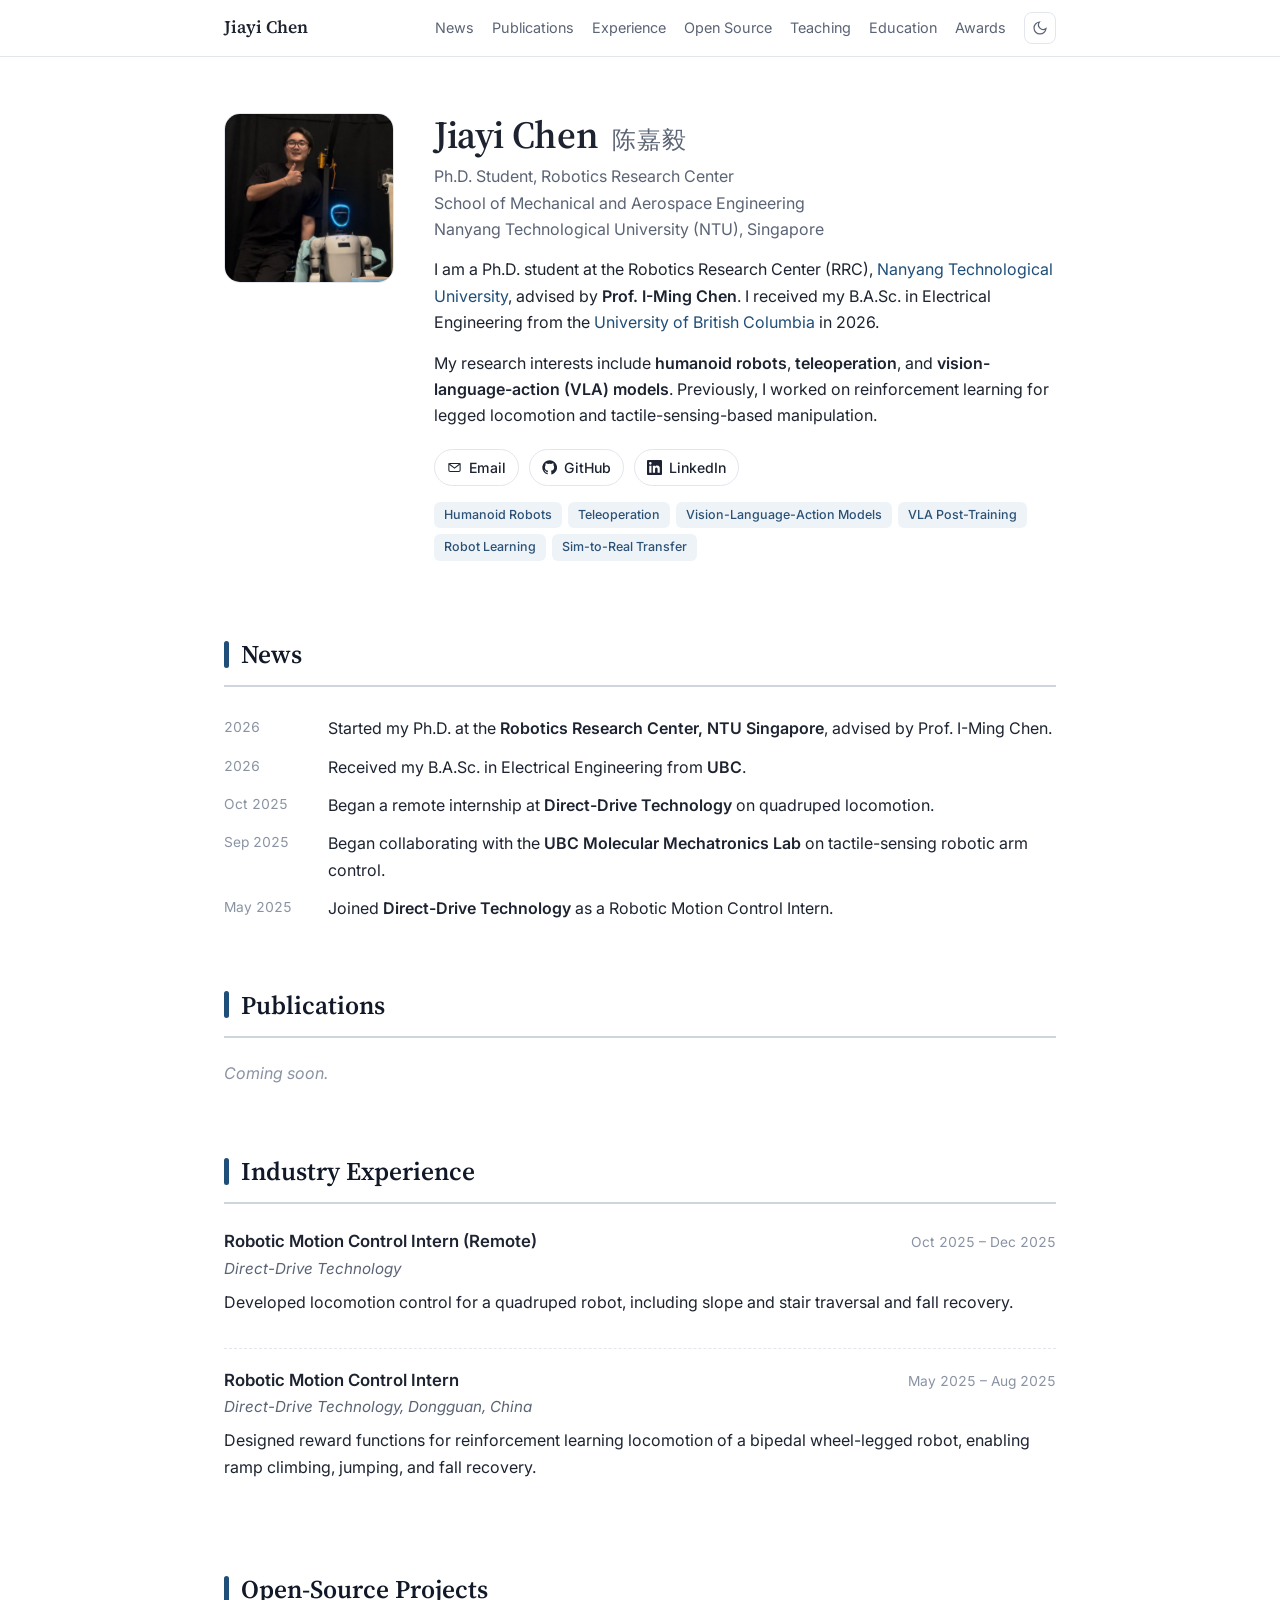
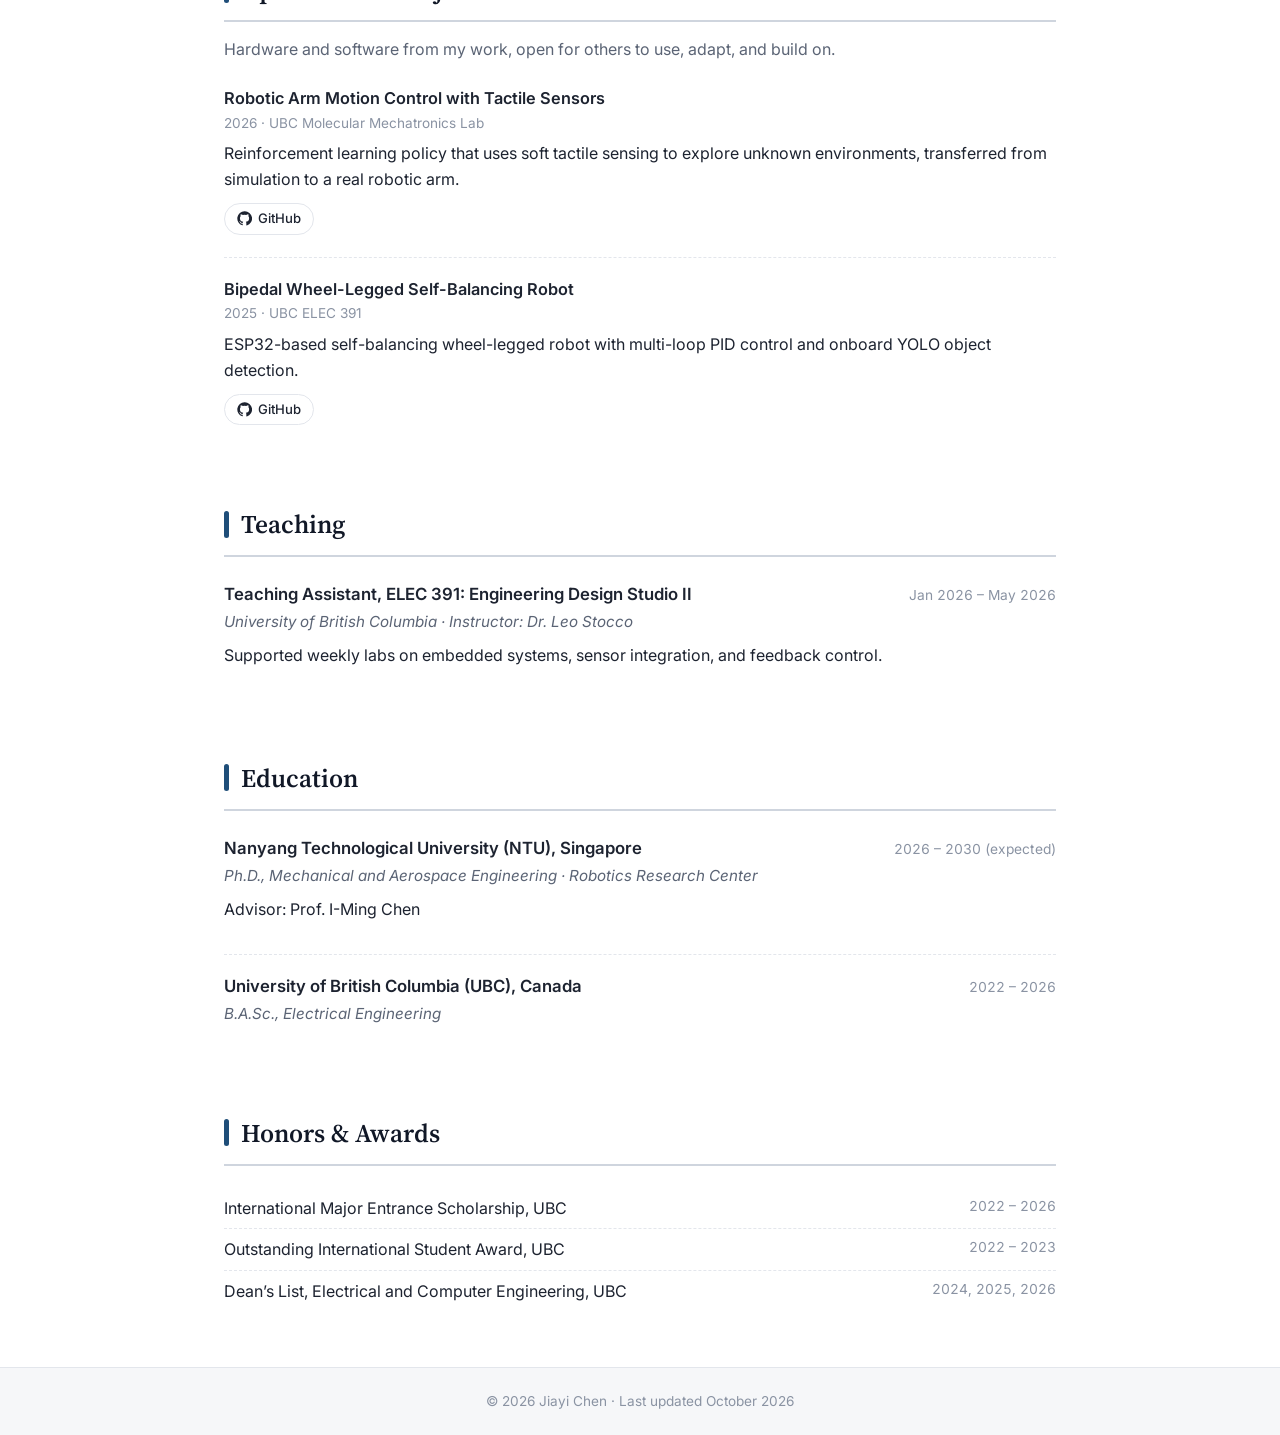
<file: index.html>
<!DOCTYPE html>
<html lang="en">
<head>
  <meta charset="utf-8">
  <meta name="viewport" content="width=device-width, initial-scale=1">
  <title>Jiayi Chen</title>
  <meta name="description" content="Jiayi Chen (陈嘉毅) — Ph.D. student at the Robotics Research Center, Nanyang Technological University (NTU), advised by Prof. I-Ming Chen. Humanoid robots, teleoperation, vision-language-action models, robot learning.">
  <meta name="author" content="Jiayi Chen">
  <meta property="og:title" content="Jiayi Chen">
  <meta property="og:description" content="Ph.D. student, Robotics Research Center, NTU Singapore. Humanoid robots, teleoperation, VLA models.">
  <meta property="og:type" content="website">
  <meta property="og:url" content="https://imnotjccc.github.io/">
  <meta property="og:image" content="https://imnotjccc.github.io/assets/profile.jpg">
  <link rel="canonical" href="https://imnotjccc.github.io/">
  <script type="application/ld+json">
  {
    "@context": "https://schema.org",
    "@type": "Person",
    "name": "Jiayi Chen",
    "alternateName": ["陈嘉毅", "imnotjccc"],
    "url": "https://imnotjccc.github.io/",
    "image": "https://imnotjccc.github.io/assets/profile.jpg",
    "jobTitle": "Ph.D. Student",
    "affiliation": {
      "@type": "Organization",
      "name": "Robotics Research Center, Nanyang Technological University",
      "url": "https://www.ntu.edu.sg/"
    },
    "alumniOf": {
      "@type": "CollegeOrUniversity",
      "name": "University of British Columbia",
      "url": "https://www.ubc.ca/"
    },
    "knowsAbout": ["Humanoid Robots", "Teleoperation", "Vision-Language-Action Models", "Robot Learning", "Reinforcement Learning", "Sim-to-Real Transfer"],
    "sameAs": [
      "https://github.com/imnotjccc",
      "https://www.linkedin.com/in/jiayi-chen-a3807a436/"
    ]
  }
  </script>
  <link rel="preconnect" href="https://fonts.googleapis.com">
  <link rel="preconnect" href="https://fonts.gstatic.com" crossorigin>
  <link href="https://fonts.googleapis.com/css2?family=Inter:wght@400;500;600&family=Source+Serif+4:opsz,wght@8..60,500;8..60,600&display=swap" rel="stylesheet">
  <link rel="stylesheet" href="assets/style.css">
  <link rel="icon" type="image/png" href="assets/favicon.png">
  <link rel="apple-touch-icon" href="assets/profile.jpg">
  <script>
    (function () {
      try {
        var t = localStorage.getItem('theme');
        if (t) document.documentElement.setAttribute('data-theme', t);
      } catch (e) {}
    })();
  </script>
</head>
<body>

<nav class="topnav" aria-label="Sections">
  <div class="nav-inner">
    <a class="brand" href="#top">Jiayi Chen</a>
    <div class="nav-links">
      <a href="#news">News</a>
      <a href="#publications">Publications</a>
      <a href="#experience">Experience</a>
      <a href="#projects">Open Source</a>
      <a href="#teaching">Teaching</a>
      <a href="#education">Education</a>
      <a href="#awards">Awards</a>
      <button id="theme-toggle" class="theme-toggle" type="button" aria-label="Toggle dark mode" title="Toggle dark mode">
        <svg class="icon-moon" viewBox="0 0 24 24" aria-hidden="true"><path d="M21 12.8A9 9 0 1 1 11.2 3a7 7 0 0 0 9.8 9.8z"/></svg>
        <svg class="icon-sun" viewBox="0 0 24 24" aria-hidden="true"><circle cx="12" cy="12" r="4.5"/><path d="M12 1.5v2.5M12 20v2.5M4.6 4.6l1.8 1.8M17.6 17.6l1.8 1.8M1.5 12H4M20 12h2.5M4.6 19.4l1.8-1.8M17.6 6.4l1.8-1.8"/></svg>
      </button>
    </div>
  </div>
</nav>

<main id="top" class="container">

  <!-- ============ PROFILE ============ -->
  <header class="profile">
    <div class="avatar-wrap">
      <img id="avatar" class="avatar" src="assets/profile.jpg" alt="Jiayi Chen with a humanoid robot" width="170" height="170">
      <div id="avatar-fallback" class="avatar avatar-fallback" aria-hidden="true">JC</div>
    </div>

    <div class="profile-text">
      <h1>Jiayi Chen <span class="name-zh">陈嘉毅</span></h1>
      <p class="role">Ph.D. Student, Robotics Research Center<br>
        School of Mechanical and Aerospace Engineering<br>
        Nanyang Technological University (NTU), Singapore</p>

      <p>
        I am a Ph.D. student at the Robotics Research Center (RRC),
        <a href="https://www.ntu.edu.sg/">Nanyang Technological University</a>, advised by
        <strong>Prof. I-Ming Chen</strong>. I received my B.A.Sc. in Electrical Engineering from the
        <a href="https://www.ubc.ca/">University of British Columbia</a> in 2026.
      </p>
      <p>
        My research interests include <strong>humanoid robots</strong>, <strong>teleoperation</strong>, and
        <strong>vision-language-action (VLA) models</strong>. Previously, I worked on reinforcement learning
        for legged locomotion and tactile-sensing-based manipulation.
      </p>

      <ul class="links" aria-label="Contact and profiles">
        <li><a href="mailto:jchen124@e.ntu.edu.sg">
          <svg viewBox="0 0 24 24" aria-hidden="true"><path d="M3 6l9 7 9-7" fill="none"/><rect x="3" y="5.5" width="18" height="13" rx="2" fill="none"/></svg>Email</a></li>
        <li><a href="https://github.com/imnotjccc">
          <svg viewBox="0 0 24 24" aria-hidden="true" class="filled"><path d="M12 .5a11.5 11.5 0 0 0-3.64 22.41c.58.1.79-.25.79-.56v-2c-3.2.7-3.88-1.37-3.88-1.37-.52-1.33-1.28-1.69-1.28-1.69-1.05-.71.08-.7.08-.7 1.16.08 1.77 1.19 1.77 1.19 1.03 1.77 2.7 1.26 3.36.96.1-.75.4-1.26.73-1.55-2.55-.29-5.24-1.28-5.24-5.68 0-1.26.45-2.28 1.19-3.09-.12-.29-.52-1.46.11-3.05 0 0 .97-.31 3.17 1.18a11 11 0 0 1 5.77 0c2.2-1.49 3.17-1.18 3.17-1.18.63 1.59.23 2.76.11 3.05.74.81 1.19 1.83 1.19 3.09 0 4.41-2.69 5.39-5.25 5.67.41.36.78 1.06.78 2.14v3.17c0 .31.21.67.8.56A11.5 11.5 0 0 0 12 .5z"/></svg>GitHub</a></li>
        <li><a href="https://www.linkedin.com/in/jiayi-chen-a3807a436/">
          <svg viewBox="0 0 24 24" aria-hidden="true" class="filled"><path d="M20.45 20.45h-3.56v-5.57c0-1.33-.02-3.04-1.85-3.04-1.85 0-2.14 1.45-2.14 2.94v5.67H9.35V9h3.41v1.56h.05c.48-.9 1.64-1.85 3.37-1.85 3.6 0 4.27 2.37 4.27 5.46v6.28zM5.34 7.43a2.06 2.06 0 1 1 0-4.13 2.06 2.06 0 0 1 0 4.13zM7.12 20.45H3.56V9h3.56v11.45zM22.22 0H1.77C.79 0 0 .77 0 1.73v20.54C0 23.23.79 24 1.77 24h20.45c.98 0 1.78-.77 1.78-1.73V1.73C24 .77 23.2 0 22.22 0z"/></svg>LinkedIn</a></li>
      </ul>

      <div class="interests" aria-label="Research interests">
        <span>Humanoid Robots</span>
        <span>Teleoperation</span>
        <span>Vision-Language-Action Models</span>
        <span>VLA Post-Training</span>
        <span>Robot Learning</span>
        <span>Sim-to-Real Transfer</span>
      </div>
    </div>
  </header>

  <!-- ============ NEWS ============ -->
  <section id="news">
    <h2>News</h2>
    <ul class="news">
      <li><span class="date">2026</span><span>Started my Ph.D. at the <strong>Robotics Research Center, NTU Singapore</strong>, advised by Prof. I-Ming Chen.</span></li>
      <li><span class="date">2026</span><span>Received my B.A.Sc. in Electrical Engineering from <strong>UBC</strong>.</span></li>
      <li><span class="date">Oct 2025</span><span>Began a remote internship at <strong>Direct-Drive Technology</strong> on quadruped locomotion.</span></li>
      <li><span class="date">Sep 2025</span><span>Began collaborating with the <strong>UBC Molecular Mechatronics Lab</strong> on tactile-sensing robotic arm control.</span></li>
      <li><span class="date">May 2025</span><span>Joined <strong>Direct-Drive Technology</strong> as a Robotic Motion Control Intern.</span></li>
    </ul>
  </section>

  <!-- ============ PUBLICATIONS ============ -->
  <section id="publications">
    <h2>Publications</h2>
    <p class="empty">Coming soon.</p>
    <!--
      HOW TO ADD A PAPER (newest first):
      1. Copy the <div class="pub-list"> block below out of this comment, keep one <article class="pub"> per paper.
      2. Delete the "Coming soon." line above.
      3. Bold yourself with <span class="me">Jiayi Chen</span>; mark equal contribution with * and keep the note line.
      4. Thumbnail is optional: remove <div class="pub-thumb"> and add class "no-thumb" to the article.
      5. Keep only the link buttons that exist (Paper / Project Page / GitHub).

    <div class="pub-list">
      <article class="pub">
        <div class="pub-thumb"><img src="assets/pubs/paper-key.jpg" alt="Paper teaser"></div>
        <div class="pub-body">
          <h3 class="pub-title">Paper Title</h3>
          <p class="pub-authors">First Author, <span class="me">Jiayi Chen</span>*, Another Author, I-Ming Chen</p>
          <p class="pub-venue">Conference or Journal Name, 2027 <span class="pub-highlight">Oral</span></p>
          <div class="entry-links">
            <a href="PAPER_URL"><svg class="stroke" viewBox="0 0 24 24" aria-hidden="true"><path d="M6 2.5h8l4 4v15H6z"/><path d="M14 2.5v4h4M9 12h6M9 16h6"/></svg>Paper</a>
            <a href="PROJECT_PAGE_URL"><svg class="stroke" viewBox="0 0 24 24" aria-hidden="true"><circle cx="12" cy="12" r="9.5"/><path d="M2.5 12h19M12 2.5c2.8 3 2.8 16 0 19M12 2.5c-2.8 3-2.8 16 0 19"/></svg>Project Page</a>
            <a href="GITHUB_REPO_URL" aria-label="GitHub repository"><svg viewBox="0 0 24 24" aria-hidden="true" class="filled"><path d="M12 .5a11.5 11.5 0 0 0-3.64 22.41c.58.1.79-.25.79-.56v-2c-3.2.7-3.88-1.37-3.88-1.37-.52-1.33-1.28-1.69-1.28-1.69-1.05-.71.08-.7.08-.7 1.16.08 1.77 1.19 1.77 1.19 1.03 1.77 2.7 1.26 3.36.96.1-.75.4-1.26.73-1.55-2.55-.29-5.24-1.28-5.24-5.68 0-1.26.45-2.28 1.19-3.09-.12-.29-.52-1.46.11-3.05 0 0 .97-.31 3.17 1.18a11 11 0 0 1 5.77 0c2.2-1.49 3.17-1.18 3.17-1.18.63 1.59.23 2.76.11 3.05.74.81 1.19 1.83 1.19 3.09 0 4.41-2.69 5.39-5.25 5.67.41.36.78 1.06.78 2.14v3.17c0 .31.21.67.8.56A11.5 11.5 0 0 0 12 .5z"/></svg>GitHub</a>
          </div>
        </div>
      </article>
    </div>
    <p class="pub-note">* Equal contribution</p>
    -->
  </section>

  <!-- ============ EXPERIENCE ============ -->
  <section id="experience">
    <h2>Industry Experience</h2>

    <article class="entry">
      <div class="entry-head">
        <h3>Robotic Motion Control Intern (Remote)</h3>
        <span class="date">Oct 2025 – Dec 2025</span>
      </div>
      <p class="org">Direct-Drive Technology</p>
      <p>
        Developed locomotion control for a quadruped robot, including slope and stair traversal and fall recovery.
      </p>
    </article>

    <article class="entry">
      <div class="entry-head">
        <h3>Robotic Motion Control Intern</h3>
        <span class="date">May 2025 – Aug 2025</span>
      </div>
      <p class="org">Direct-Drive Technology, Dongguan, China</p>
      <p>
        Designed reward functions for reinforcement learning locomotion of a bipedal wheel-legged robot,
        enabling ramp climbing, jumping, and fall recovery.
      </p>
    </article>
  </section>

  <!-- ============ PROJECTS ============ -->
  <section id="projects">
    <h2>Open-Source Projects</h2>
    <p class="section-intro">Hardware and software from my work, open for others to use, adapt, and build on.</p>

    <!--
      HOW TO ADD A PROJECT (newest first):
      1. Copy the <article class="proj"> block below; put the image in assets/projects/.
      2. Without an image: remove <div class="proj-thumb"> and add class "no-thumb" to the article.
      3. Keep only the buttons that exist (GitHub / Download / Project Page). Download can point to a GitHub release or a CAD/STL archive.

    <article class="proj">
      <div class="proj-thumb"><img src="assets/projects/project-key.jpg" alt="Project photo"></div>
      <div class="proj-body">
        <h3 class="proj-title">Project Name</h3>
        <p class="proj-meta">2027 · MIT License</p>
        <p class="proj-desc">One sentence on what it is and who it is for.</p>
        <div class="entry-links">
          <a href="GITHUB_REPO_URL" aria-label="GitHub repository"><svg viewBox="0 0 24 24" aria-hidden="true" class="filled"><path d="M12 .5a11.5 11.5 0 0 0-3.64 22.41c.58.1.79-.25.79-.56v-2c-3.2.7-3.88-1.37-3.88-1.37-.52-1.33-1.28-1.69-1.28-1.69-1.05-.71.08-.7.08-.7 1.16.08 1.77 1.19 1.77 1.19 1.03 1.77 2.7 1.26 3.36.96.1-.75.4-1.26.73-1.55-2.55-.29-5.24-1.28-5.24-5.68 0-1.26.45-2.28 1.19-3.09-.12-.29-.52-1.46.11-3.05 0 0 .97-.31 3.17 1.18a11 11 0 0 1 5.77 0c2.2-1.49 3.17-1.18 3.17-1.18.63 1.59.23 2.76.11 3.05.74.81 1.19 1.83 1.19 3.09 0 4.41-2.69 5.39-5.25 5.67.41.36.78 1.06.78 2.14v3.17c0 .31.21.67.8.56A11.5 11.5 0 0 0 12 .5z"/></svg>GitHub</a>
          <a href="DOWNLOAD_URL"><svg class="stroke" viewBox="0 0 24 24" aria-hidden="true"><path d="M12 3.5v11.5M7 10.5l5 5 5-5M4 20.5h16"/></svg>Download</a>
          <a href="PROJECT_PAGE_URL"><svg class="stroke" viewBox="0 0 24 24" aria-hidden="true"><circle cx="12" cy="12" r="9.5"/><path d="M2.5 12h19M12 2.5c2.8 3 2.8 16 0 19M12 2.5c-2.8 3-2.8 16 0 19"/></svg>Project Page</a>
        </div>
      </div>
    </article>
    -->

    <article class="proj no-thumb">
      <div class="proj-body">
        <h3 class="proj-title">Robotic Arm Motion Control with Tactile Sensors</h3>
        <p class="proj-meta">2026 · UBC Molecular Mechatronics Lab</p>
        <p class="proj-desc">Reinforcement learning policy that uses soft tactile sensing to explore unknown environments, transferred from simulation to a real robotic arm.</p>
        <div class="entry-links">
          <a href="https://github.com/imnotjccc/ELEC491" aria-label="GitHub repository"><svg viewBox="0 0 24 24" aria-hidden="true" class="filled"><path d="M12 .5a11.5 11.5 0 0 0-3.64 22.41c.58.1.79-.25.79-.56v-2c-3.2.7-3.88-1.37-3.88-1.37-.52-1.33-1.28-1.69-1.28-1.69-1.05-.71.08-.7.08-.7 1.16.08 1.77 1.19 1.77 1.19 1.03 1.77 2.7 1.26 3.36.96.1-.75.4-1.26.73-1.55-2.55-.29-5.24-1.28-5.24-5.68 0-1.26.45-2.28 1.19-3.09-.12-.29-.52-1.46.11-3.05 0 0 .97-.31 3.17 1.18a11 11 0 0 1 5.77 0c2.2-1.49 3.17-1.18 3.17-1.18.63 1.59.23 2.76.11 3.05.74.81 1.19 1.83 1.19 3.09 0 4.41-2.69 5.39-5.25 5.67.41.36.78 1.06.78 2.14v3.17c0 .31.21.67.8.56A11.5 11.5 0 0 0 12 .5z"/></svg>GitHub</a>
        </div>
      </div>
    </article>

    <article class="proj no-thumb">
      <div class="proj-body">
        <h3 class="proj-title">Bipedal Wheel-Legged Self-Balancing Robot</h3>
        <p class="proj-meta">2025 · UBC ELEC 391</p>
        <p class="proj-desc">ESP32-based self-balancing wheel-legged robot with multi-loop PID control and onboard YOLO object detection.</p>
        <div class="entry-links">
          <a href="https://github.com/imnotjccc/ELEC391_self_balancing_robot" aria-label="GitHub repository"><svg viewBox="0 0 24 24" aria-hidden="true" class="filled"><path d="M12 .5a11.5 11.5 0 0 0-3.64 22.41c.58.1.79-.25.79-.56v-2c-3.2.7-3.88-1.37-3.88-1.37-.52-1.33-1.28-1.69-1.28-1.69-1.05-.71.08-.7.08-.7 1.16.08 1.77 1.19 1.77 1.19 1.03 1.77 2.7 1.26 3.36.96.1-.75.4-1.26.73-1.55-2.55-.29-5.24-1.28-5.24-5.68 0-1.26.45-2.28 1.19-3.09-.12-.29-.52-1.46.11-3.05 0 0 .97-.31 3.17 1.18a11 11 0 0 1 5.77 0c2.2-1.49 3.17-1.18 3.17-1.18.63 1.59.23 2.76.11 3.05.74.81 1.19 1.83 1.19 3.09 0 4.41-2.69 5.39-5.25 5.67.41.36.78 1.06.78 2.14v3.17c0 .31.21.67.8.56A11.5 11.5 0 0 0 12 .5z"/></svg>GitHub</a>
        </div>
      </div>
    </article>
  </section>

  <!-- ============ TEACHING ============ -->
  <section id="teaching">
    <h2>Teaching</h2>
    <article class="entry">
      <div class="entry-head">
        <h3>Teaching Assistant, ELEC 391: Engineering Design Studio II</h3>
        <span class="date">Jan 2026 – May 2026</span>
      </div>
      <p class="org">University of British Columbia · Instructor: Dr. Leo Stocco</p>
      <p>
        Supported weekly labs on embedded systems, sensor integration, and feedback control.
      </p>
    </article>
  </section>

  <!-- ============ EDUCATION ============ -->
  <section id="education">
    <h2>Education</h2>

    <article class="entry">
      <div class="entry-head">
        <h3>Nanyang Technological University (NTU), Singapore</h3>
        <span class="date">2026 – 2030 (expected)</span>
      </div>
      <p class="org">Ph.D., Mechanical and Aerospace Engineering · Robotics Research Center</p>
      <p>Advisor: Prof. I-Ming Chen</p>
    </article>

    <article class="entry">
      <div class="entry-head">
        <h3>University of British Columbia (UBC), Canada</h3>
        <span class="date">2022 – 2026</span>
      </div>
      <p class="org">B.A.Sc., Electrical Engineering</p>
    </article>
  </section>

  <!-- ============ AWARDS ============ -->
  <section id="awards">
    <h2>Honors &amp; Awards</h2>
    <ul class="plain">
      <li><span>International Major Entrance Scholarship, UBC</span><span class="date">2022 – 2026</span></li>
      <li><span>Outstanding International Student Award, UBC</span><span class="date">2022 – 2023</span></li>
      <li><span>Dean’s List, Electrical and Computer Engineering, UBC</span><span class="date">2024, 2025, 2026</span></li>
    </ul>
  </section>

</main>

<footer class="footer">
  <div class="container">
    <p>© 2026 Jiayi Chen · Last updated October 2026</p>
  </div>
</footer>

<script>
  // Avatar fallback: show initials if assets/profile.jpg is missing
  (function () {
    var img = document.getElementById('avatar');
    var fb = document.getElementById('avatar-fallback');
    function fail() { img.style.display = 'none'; fb.style.display = 'flex'; }
    if (img.complete && img.naturalWidth === 0) fail();
    img.addEventListener('error', fail);
  })();

  // Theme toggle
  (function () {
    var root = document.documentElement;
    document.getElementById('theme-toggle').addEventListener('click', function () {
      var current = root.getAttribute('data-theme') ||
        (window.matchMedia('(prefers-color-scheme: dark)').matches ? 'dark' : 'light');
      var next = current === 'dark' ? 'light' : 'dark';
      root.setAttribute('data-theme', next);
      try { localStorage.setItem('theme', next); } catch (e) {}
    });
  })();
</script>
</body>
</html>
</file>
<file: assets/style.css>
/* ============================================================
   Jiayi Chen — academic homepage
   ============================================================ */

:root {
  --bg: #ffffff;
  --surface: #f6f7f9;
  --text: #1d2330;
  --muted: #5b6475;
  --faint: #8a93a3;
  --border: #e3e6ec;
  --rule: #cfd5de;
  --heading: #111827;
  --highlight: #b4232c;
  --accent: #1f4e79;
  --accent-hover: #163a5c;
  --tag-bg: #eef3f8;
  --tag-text: #2b5276;
  --nav-bg: rgba(255, 255, 255, 0.88);

  --serif: "Source Serif 4", Georgia, "Times New Roman", serif;
  --sans: "Inter", -apple-system, BlinkMacSystemFont, "Segoe UI", Roboto, "Helvetica Neue", Arial, sans-serif;
  --maxw: 880px;
}

@media (prefers-color-scheme: dark) {
  :root:not([data-theme="light"]) {
    --bg: #12151b;
    --surface: #1a1e26;
    --text: #e4e7ec;
    --muted: #a3abb9;
    --faint: #7c8596;
    --border: #2a303b;
    --rule: #46505f;
    --heading: #f5f7fa;
    --highlight: #ff8a8a;
    --accent: #7fb2e5;
    --accent-hover: #a6caf0;
    --tag-bg: #1e2a38;
    --tag-text: #a9cbee;
    --nav-bg: rgba(18, 21, 27, 0.88);
  }
}

:root[data-theme="dark"] {
  --bg: #12151b;
  --surface: #1a1e26;
  --text: #e4e7ec;
  --muted: #a3abb9;
  --faint: #7c8596;
  --border: #2a303b;
  --rule: #46505f;
  --heading: #f5f7fa;
  --highlight: #ff8a8a;
  --accent: #7fb2e5;
  --accent-hover: #a6caf0;
  --tag-bg: #1e2a38;
  --tag-text: #a9cbee;
  --nav-bg: rgba(18, 21, 27, 0.88);
}

*, *::before, *::after { box-sizing: border-box; }

html { scroll-behavior: smooth; scroll-padding-top: 72px; }

body {
  margin: 0;
  background: var(--bg);
  color: var(--text);
  font-family: var(--sans);
  font-size: 16px;
  line-height: 1.65;
  -webkit-font-smoothing: antialiased;
  text-rendering: optimizeLegibility;
}

a { color: var(--accent); text-decoration: none; }
a:hover { color: var(--accent-hover); text-decoration: underline; text-underline-offset: 3px; }

strong { font-weight: 600; }

.container {
  max-width: var(--maxw);
  margin: 0 auto;
  padding: 0 24px;
}

/* ---------- Top navigation ---------- */
.topnav {
  position: sticky;
  top: 0;
  z-index: 10;
  background: var(--nav-bg);
  backdrop-filter: saturate(160%) blur(10px);
  -webkit-backdrop-filter: saturate(160%) blur(10px);
  border-bottom: 1px solid var(--border);
}
.nav-inner {
  max-width: var(--maxw);
  margin: 0 auto;
  padding: 0 24px;
  height: 56px;
  display: flex;
  align-items: center;
  justify-content: space-between;
  gap: 16px;
}
.brand {
  font-family: var(--serif);
  font-weight: 600;
  font-size: 1.1rem;
  color: var(--text);
  white-space: nowrap;
}
.brand:hover { color: var(--text); text-decoration: none; }
.nav-links {
  display: flex;
  align-items: center;
  gap: 18px;
  font-size: 0.9rem;
}
.nav-links a { color: var(--muted); }
.nav-links a:hover { color: var(--accent); text-decoration: none; }

.theme-toggle {
  display: inline-flex;
  align-items: center;
  justify-content: center;
  width: 32px;
  height: 32px;
  border: 1px solid var(--border);
  border-radius: 8px;
  background: transparent;
  color: var(--muted);
  cursor: pointer;
  padding: 0;
}
.theme-toggle:hover { color: var(--accent); border-color: var(--accent); }
.theme-toggle svg { width: 16px; height: 16px; fill: none; stroke: currentColor; stroke-width: 1.8; stroke-linecap: round; }
.theme-toggle .icon-sun { display: none; }
:root[data-theme="dark"] .theme-toggle .icon-sun { display: block; }
:root[data-theme="dark"] .theme-toggle .icon-moon { display: none; }
@media (prefers-color-scheme: dark) {
  :root:not([data-theme="light"]) .theme-toggle .icon-sun { display: block; }
  :root:not([data-theme="light"]) .theme-toggle .icon-moon { display: none; }
}

/* ---------- Profile header ---------- */
.profile {
  display: grid;
  grid-template-columns: 170px 1fr;
  gap: 40px;
  align-items: start;
  padding: 56px 0 24px;
}
.avatar-wrap { position: relative; }
.avatar {
  width: 170px;
  height: 170px;
  border-radius: 16px;
  object-fit: cover;
  display: block;
  border: 1px solid var(--border);
}
.avatar-fallback {
  display: none;
  align-items: center;
  justify-content: center;
  background: var(--tag-bg);
  color: var(--accent);
  font-family: var(--serif);
  font-size: 4rem;
  font-weight: 600;
  letter-spacing: 0.02em;
}

.profile h1 {
  font-family: var(--serif);
  font-weight: 600;
  font-size: 2.4rem;
  line-height: 1.15;
  margin: 0 0 6px;
  letter-spacing: -0.01em;
}
.name-zh {
  font-weight: 500;
  font-size: 0.62em;
  color: var(--muted);
  margin-left: 6px;
  letter-spacing: 0.04em;
}
.empty { color: var(--faint); font-style: italic; margin: 0 0 8px; }
.role {
  color: var(--muted);
  margin: 0 0 18px;
  font-size: 1rem;
}
.profile-text p { margin: 0 0 14px; }

.links {
  list-style: none;
  padding: 0;
  margin: 20px 0 16px;
  display: flex;
  flex-wrap: wrap;
  gap: 8px 10px;
}
.links a {
  display: inline-flex;
  align-items: center;
  gap: 7px;
  padding: 6px 12px;
  border: 1px solid var(--border);
  border-radius: 999px;
  font-size: 0.88rem;
  font-weight: 500;
  color: var(--text);
}
.links a:hover { border-color: var(--accent); color: var(--accent); text-decoration: none; }
.links svg { width: 15px; height: 15px; stroke: currentColor; stroke-width: 1.7; stroke-linejoin: round; stroke-linecap: round; }
.links svg.filled { fill: currentColor; stroke: none; }

.interests, .tags {
  display: flex;
  flex-wrap: wrap;
  gap: 6px;
}
.interests span, .tags span {
  background: var(--tag-bg);
  color: var(--tag-text);
  font-size: 0.78rem;
  font-weight: 500;
  padding: 3px 10px;
  border-radius: 6px;
}

/* ---------- Sections ---------- */
section { padding: 48px 0 8px; }
section h2 {
  font-family: var(--serif);
  font-weight: 600;
  font-size: 1.6rem;
  color: var(--heading);
  display: flex;
  align-items: center;
  gap: 12px;
  margin: 0 0 22px;
  padding-bottom: 10px;
  border-bottom: 2px solid var(--rule);
}
section h2::before {
  content: "";
  flex: none;
  width: 5px;
  height: 1.05em;
  border-radius: 3px;
  background: var(--accent);
}

.date {
  color: var(--faint);
  font-size: 0.86rem;
  white-space: nowrap;
  font-variant-numeric: tabular-nums;
}

/* News */
.news { list-style: none; padding: 0; margin: 0; }
.news li {
  display: grid;
  grid-template-columns: 88px 1fr;
  gap: 16px;
  padding: 6px 0;
}
.news .date { padding-top: 1px; }

/* Entries */
.entry {
  padding: 4px 0 22px;
}
.entry + .entry { border-top: 1px dashed var(--border); padding-top: 20px; }
.entry-head {
  display: flex;
  justify-content: space-between;
  align-items: baseline;
  gap: 16px;
}
.entry h3 {
  font-size: 1.05rem;
  font-weight: 600;
  margin: 0;
  line-height: 1.4;
}
.entry .org {
  color: var(--muted);
  font-style: italic;
  margin: 2px 0 8px;
  font-size: 0.95rem;
}
.entry p { margin: 0 0 10px; }
.entry-links { margin-top: 10px; display: flex; gap: 8px; }
.entry-links a {
  display: inline-flex;
  align-items: center;
  gap: 6px;
  font-size: 0.82rem;
  font-weight: 500;
  padding: 4px 12px;
  border: 1px solid var(--border);
  border-radius: 999px;
  color: var(--text);
}
.entry-links a:hover { border-color: var(--accent); color: var(--accent); text-decoration: none; }
.entry-links svg { width: 15px; height: 15px; fill: currentColor; }
.entry-links svg.stroke { fill: none; stroke: currentColor; stroke-width: 1.7; stroke-linecap: round; stroke-linejoin: round; }

/* Publications */
.pub-list { margin: 0; }
.pub, .proj {
  display: grid;
  grid-template-columns: 200px 1fr;
  gap: 22px;
  align-items: start;
  padding: 4px 0 22px;
}
.pub + .pub, .proj + .proj { border-top: 1px dashed var(--border); padding-top: 20px; }
.pub.no-thumb, .proj.no-thumb { grid-template-columns: 1fr; }
.pub-thumb img, .pub-thumb video, .proj-thumb img, .proj-thumb video {
  display: block;
  width: 100%;
  border-radius: 8px;
  border: 1px solid var(--border);
}
.pub-title { font-size: 1.02rem; font-weight: 600; line-height: 1.4; margin: 0 0 4px; }
.pub-authors { margin: 0 0 2px; color: var(--muted); font-size: 0.93rem; }
.pub-authors .me { color: var(--text); font-weight: 600; }
.pub-venue { margin: 0; color: var(--muted); font-size: 0.93rem; font-style: italic; }
.pub-highlight { font-style: normal; font-weight: 600; color: var(--highlight); margin-left: 4px; }
.pub-note { color: var(--faint); font-size: 0.85rem; margin: 4px 0 0; }

/* Open-source projects */
.section-intro { color: var(--muted); margin: -8px 0 20px; }
.proj-title { font-size: 1.02rem; font-weight: 600; line-height: 1.4; margin: 0 0 2px; }
.proj-meta { color: var(--faint); font-size: 0.85rem; margin: 0 0 6px; }
.proj-desc { margin: 0; }

details.coursework { margin-top: 4px; font-size: 0.93rem; }
details.coursework summary { cursor: pointer; color: var(--accent); font-weight: 500; }
details.coursework p { color: var(--muted); margin-top: 8px; }

/* Awards */
.plain { list-style: none; padding: 0; margin: 0; }
.plain li {
  display: flex;
  justify-content: space-between;
  gap: 16px;
  padding: 7px 0;
  border-bottom: 1px dashed var(--border);
}
.plain li:last-child { border-bottom: none; }

/* Skills */
.skills {
  display: grid;
  grid-template-columns: 150px 1fr;
  gap: 8px 20px;
  margin: 0;
}
.skills dt { font-weight: 600; }
.skills dd { margin: 0; color: var(--muted); }

/* Footer */
.footer {
  margin-top: 48px;
  border-top: 1px solid var(--border);
  background: var(--surface);
  color: var(--faint);
  font-size: 0.85rem;
}
.footer p { margin: 0; padding: 22px 0; text-align: center; }

/* ---------- Responsive ---------- */
@media (max-width: 760px) {
  .nav-links a { display: none; }
}

@media (max-width: 640px) {
  .container, .nav-inner { padding: 0 16px; }
  .profile {
    grid-template-columns: 1fr;
    gap: 20px;
    padding-top: 32px;
    text-align: left;
  }
  .avatar, .avatar-fallback { width: 140px; height: 140px; }
  section { padding-top: 36px; }
  .avatar-fallback { font-size: 3rem; }
  .profile h1 { font-size: 2rem; }
  .entry-head { flex-direction: column; gap: 0; }
  .news li { grid-template-columns: 1fr; gap: 0; }
  .plain li { flex-direction: column; gap: 0; }
  .skills { grid-template-columns: 1fr; gap: 2px; }
  .skills dd { margin-bottom: 10px; }
  .pub, .proj { grid-template-columns: 1fr; gap: 12px; }
}

@media print {
  .topnav, .theme-toggle { display: none; }
  body { font-size: 11pt; }
}
</file>
